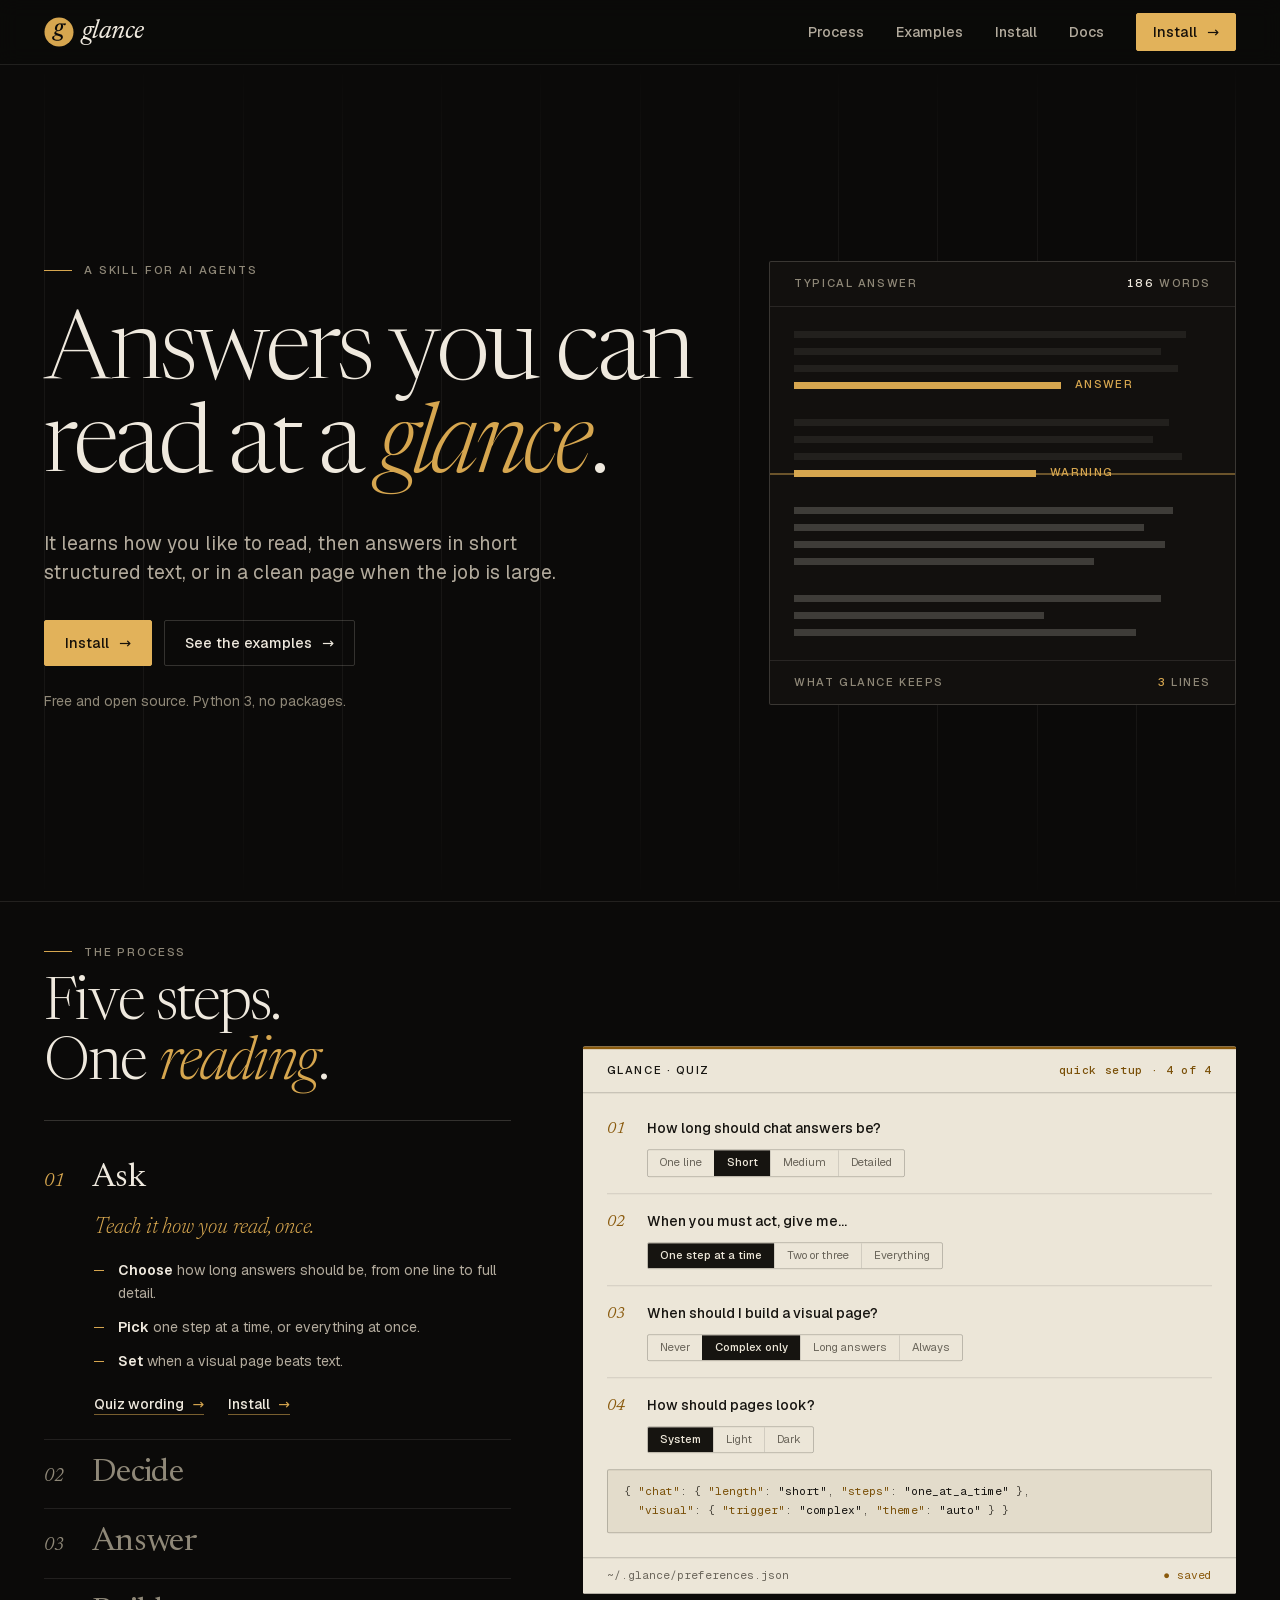
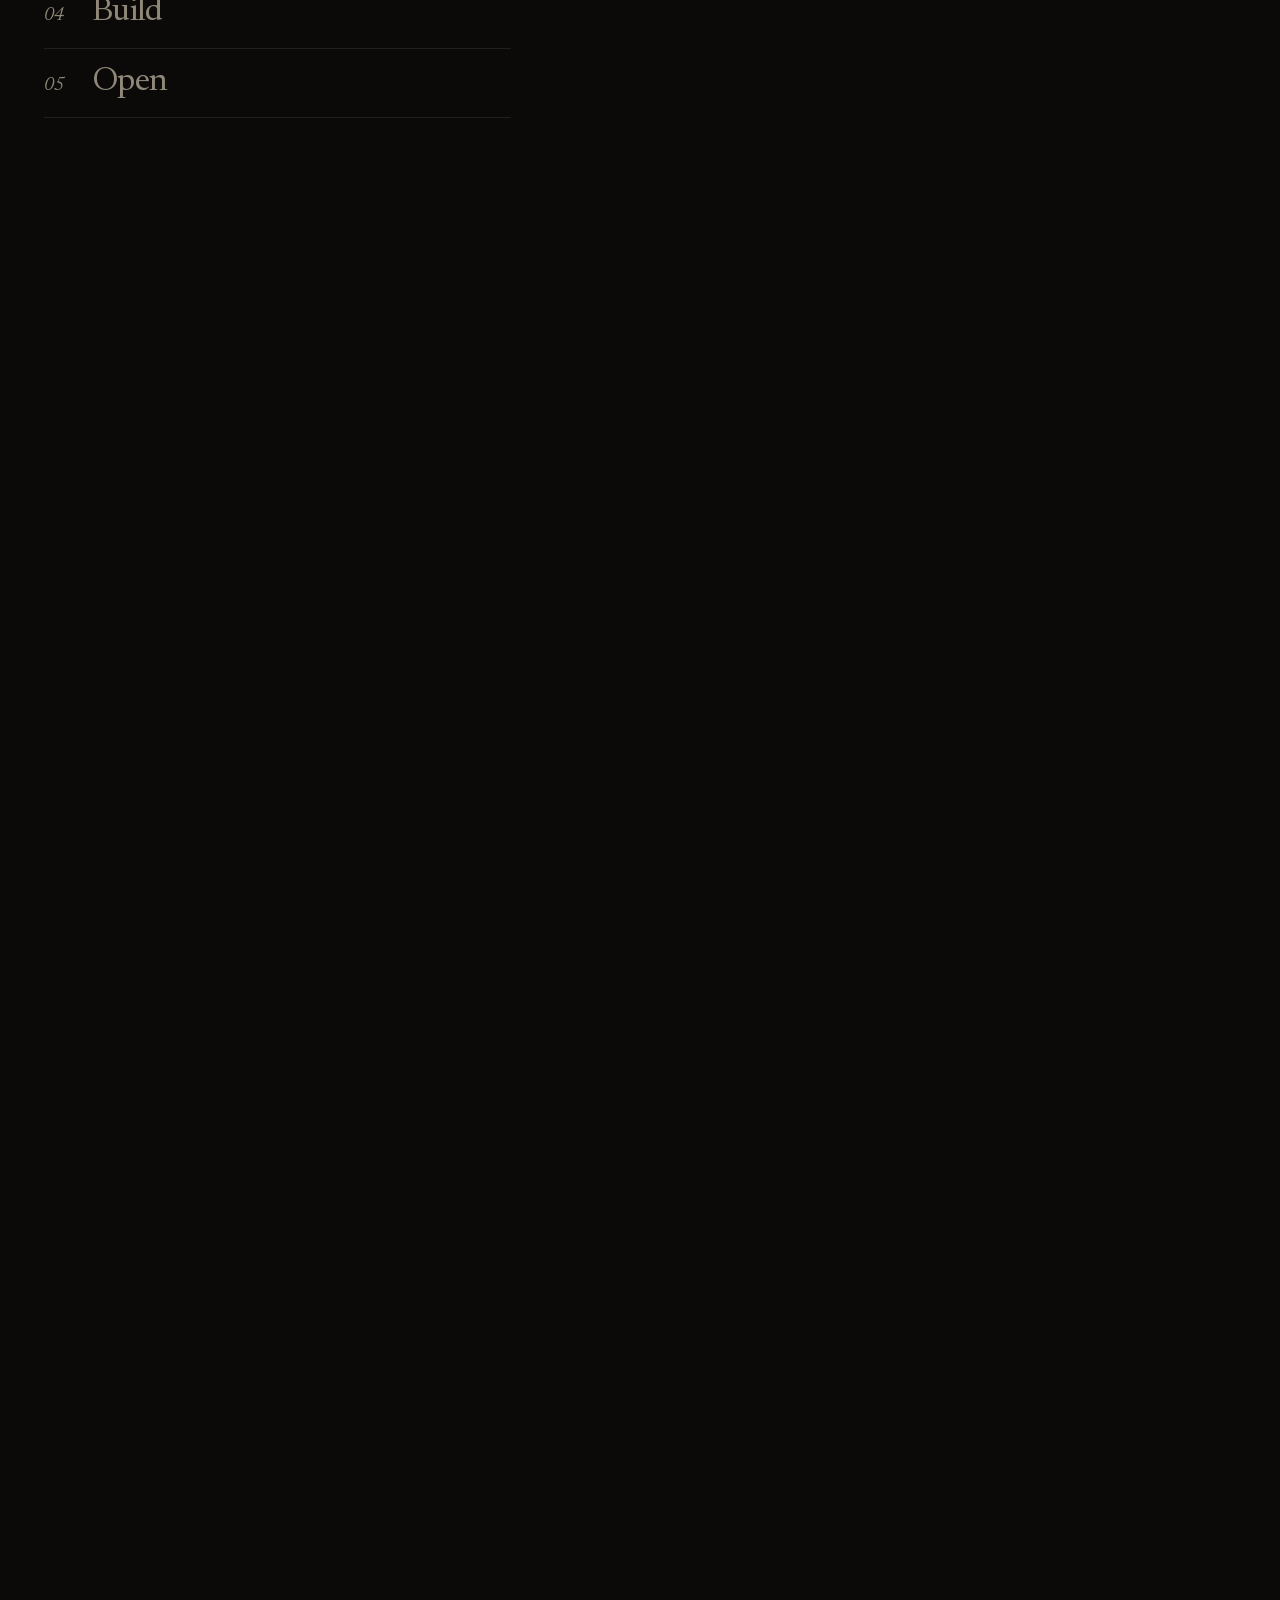
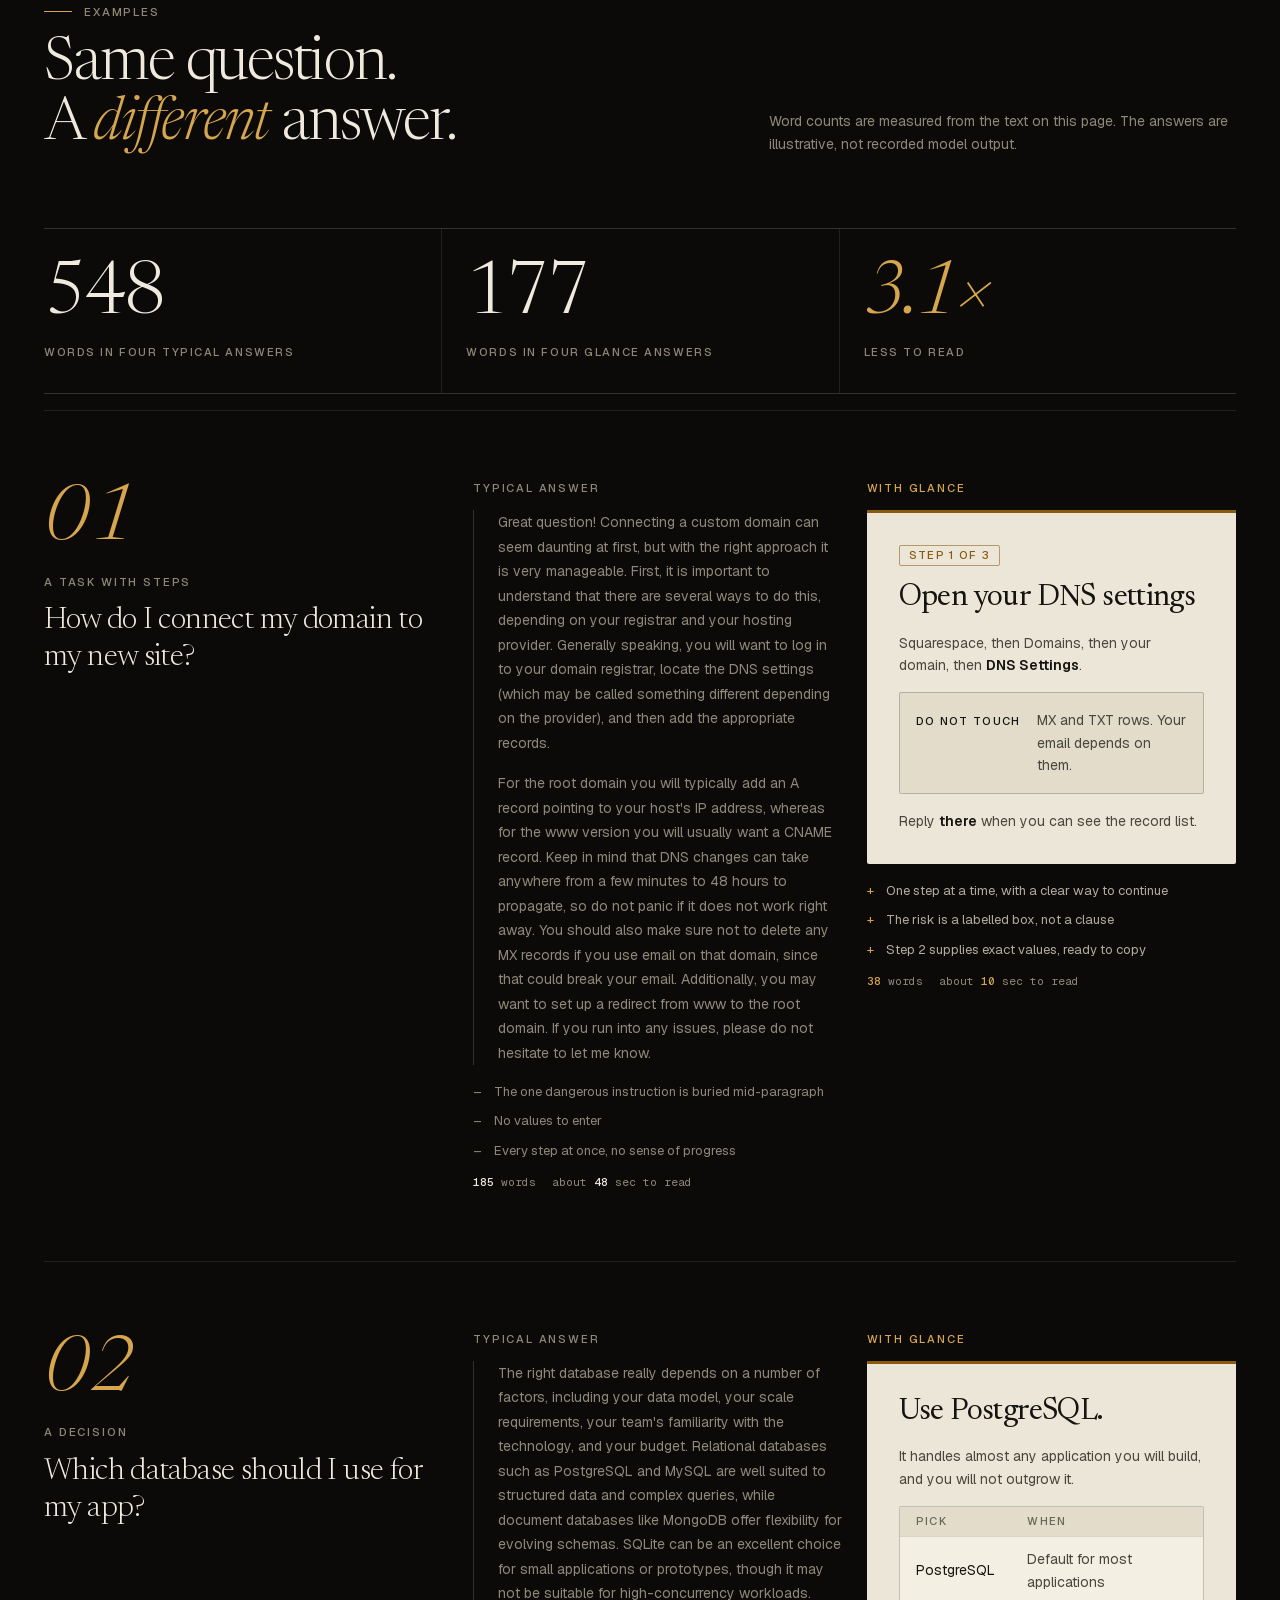
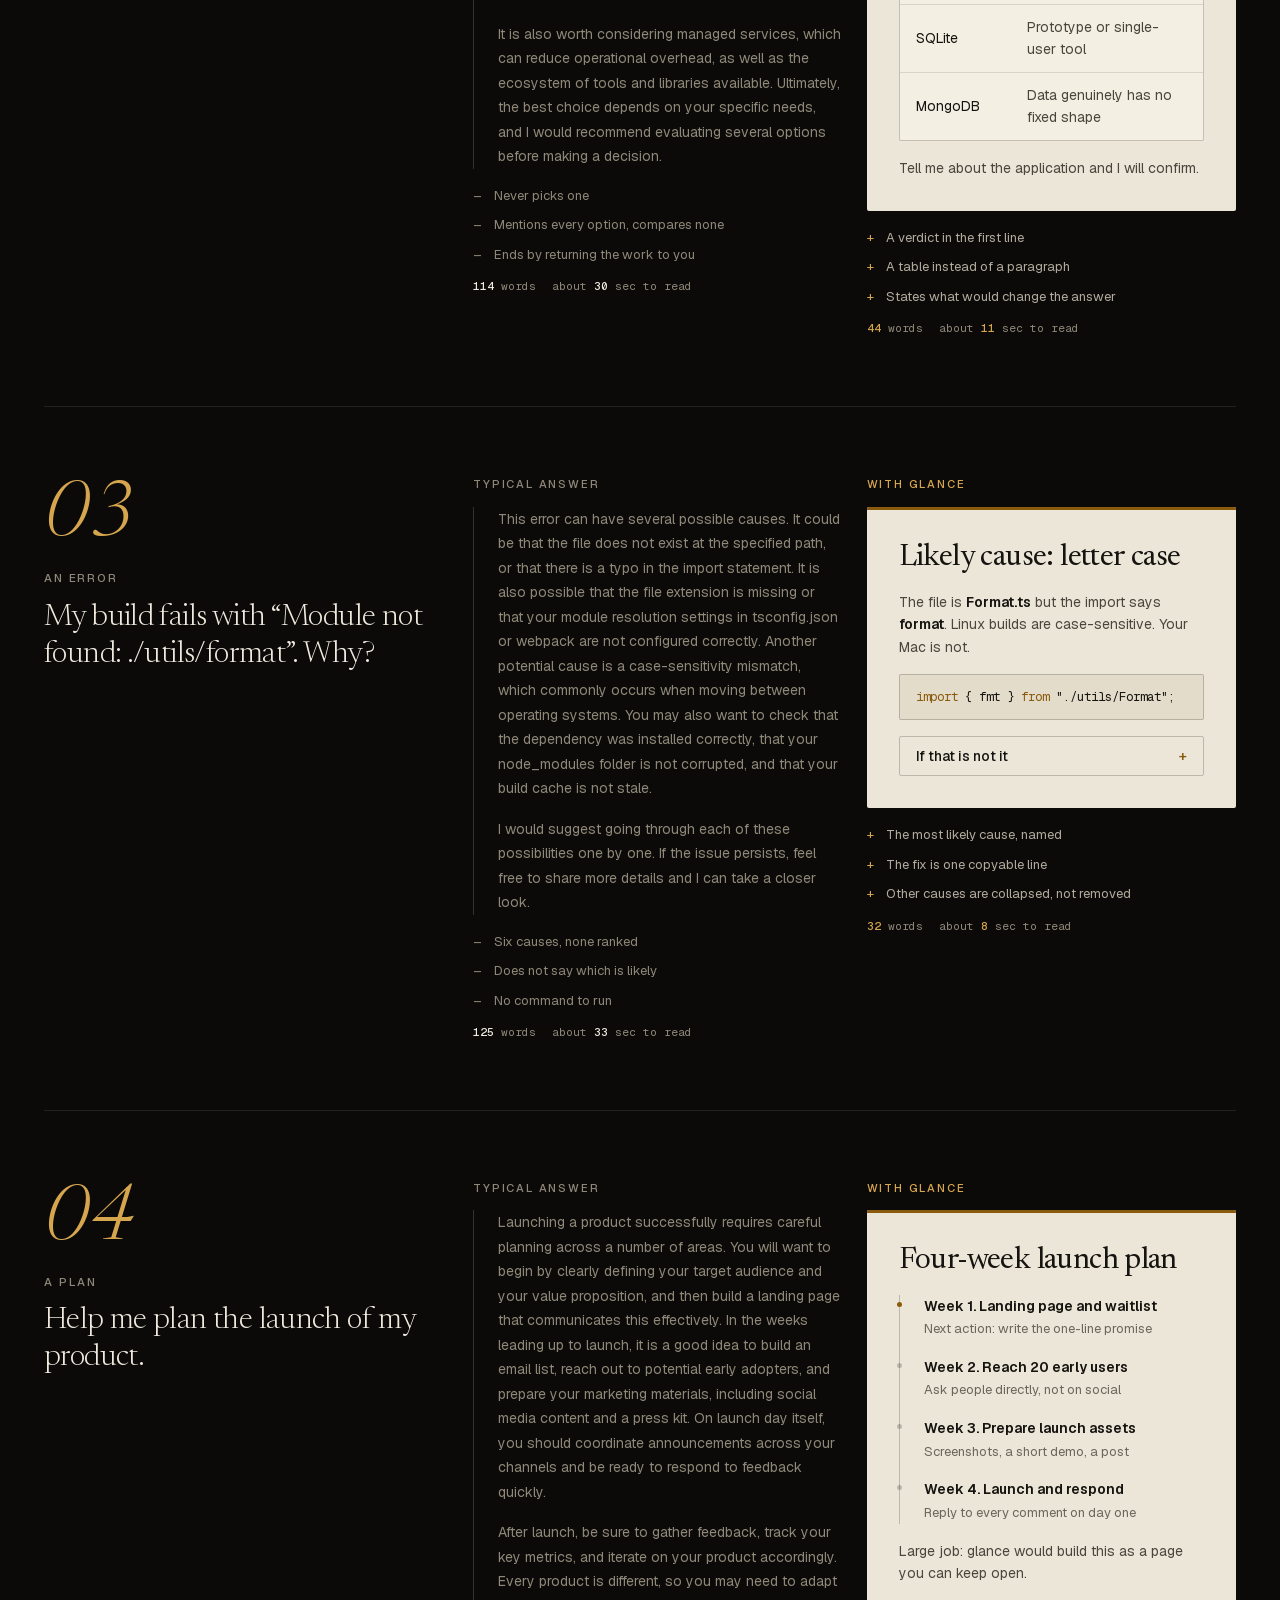
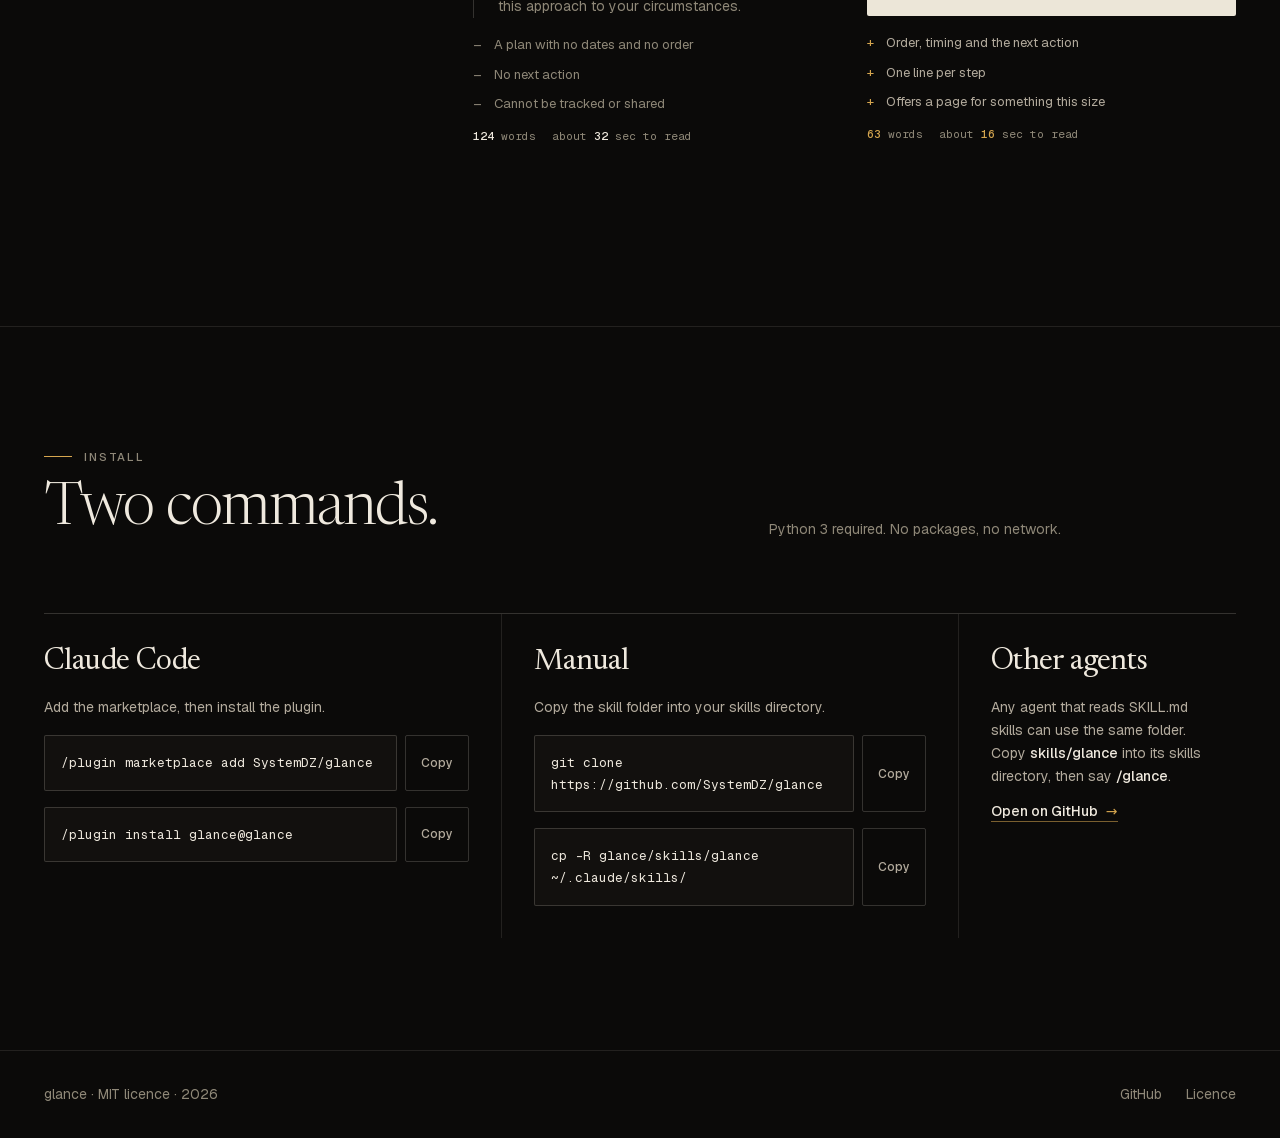
<file: docs/index.html>
<!doctype html>
<html lang="en">
<head>
<meta charset="utf-8">
<meta name="viewport" content="width=device-width, initial-scale=1">
<title>glance: answers you can read at a glance</title>
<meta name="description" content="A skill for AI agents that learns how you like to read, then answers in short structured text or a clean visual page.">
<meta name="color-scheme" content="dark">
<link rel="icon" href="favicon.svg?v=3" type="image/svg+xml">
<link rel="stylesheet" href="tokens.css?v=3">
<link rel="stylesheet" href="site.css?v=3">
</head>
<body>
<header class="top"><div class="top-in">
 <a class="mark" href="#top" aria-label="glance, home"><svg class="logo" viewBox="0 0 64 64" aria-hidden="true"><circle cx="32" cy="32" r="31" fill="#d6a64f"/><path d="M44.08 17.71Q43.54 17.71 43.1 17.45Q42.66 17.2 42.14 16.83Q41.62 16.47 40.9 16.11Q40.18 15.75 39.13 15.52Q38.07 15.29 36.53 15.32L36.14 13.88Q38.45 14.15 40.16 14.03Q41.86 13.91 43.15 13.71Q44.43 13.5 45.44 13.5Q46.04 13.5 46.36 13.78Q46.67 14.05 46.67 14.62Q46.67 15.2 46.44 15.75Q46.22 16.3 45.84 16.74Q45.46 17.18 45.01 17.44Q44.55 17.71 44.08 17.71ZM30.19 28.44Q31.14 28.44 32.04 27.92Q32.93 27.41 33.7 26.48Q34.47 25.56 35.04 24.34Q35.61 23.11 35.94 21.69Q36.26 20.28 36.26 18.76Q36.26 17.02 35.65 16.24Q35.05 15.46 33.87 15.46Q32.92 15.46 32.03 15.97Q31.13 16.49 30.36 17.42Q29.59 18.34 29.02 19.56Q28.45 20.79 28.13 22.21Q27.8 23.62 27.8 25.14Q27.8 26.88 28.41 27.67Q29.02 28.45 30.19 28.44ZM34.15 13.52Q36.37 13.52 37.83 14.33Q39.3 15.13 40.04 16.55Q40.78 17.96 40.78 19.83Q40.78 21.96 39.94 23.87Q39.1 25.78 37.61 27.24Q36.12 28.71 34.15 29.55Q32.18 30.38 29.91 30.38Q27.71 30.38 26.24 29.57Q24.76 28.77 24.02 27.34Q23.28 25.92 23.28 24.08Q23.28 21.94 24.12 20.03Q24.96 18.13 26.46 16.66Q27.95 15.19 29.91 14.36Q31.88 13.52 34.15 13.52ZM28.36 50.5Q25.62 50.5 23.55 50.1Q21.49 49.69 20.1 48.93Q18.72 48.16 18.02 47.07Q17.33 45.98 17.33 44.62Q17.33 43.04 18.33 41.84Q19.34 40.64 21.51 39.81Q23.67 38.99 27.19 38.55L29.17 38.25L29.82 39.08Q27.79 39.16 26.23 39.54Q24.66 39.91 23.59 40.54Q22.52 41.17 21.98 42.04Q21.43 42.91 21.43 43.98Q21.43 45.32 22.25 46.33Q23.07 47.35 24.74 47.92Q26.42 48.5 28.97 48.5Q31.38 48.5 32.95 47.92Q34.53 47.34 35.3 46.4Q36.08 45.45 36.08 44.35Q36.08 43.44 35.62 42.75Q35.16 42.06 34.17 41.51Q33.17 40.95 31.57 40.45Q29.98 39.95 27.72 39.4Q25.4 38.86 24.18 38.07Q22.96 37.29 22.52 36.37Q22.08 35.45 22.08 34.47Q22.08 33.14 22.86 32.13Q23.64 31.12 25.11 30.41Q26.58 29.7 28.62 29.33L29.5 29.94Q27.65 30.13 26.79 30.79Q25.93 31.45 25.93 32.28Q25.93 32.7 26.14 33.08Q26.36 33.45 26.95 33.83Q27.54 34.2 28.67 34.61Q29.8 35.02 31.61 35.51Q34.98 36.43 36.88 37.5Q38.78 38.58 39.55 39.86Q40.31 41.15 40.31 42.77Q40.31 44.45 39.52 45.87Q38.73 47.28 37.2 48.31Q35.66 49.35 33.44 49.92Q31.22 50.5 28.36 50.5Z" fill="#0b0a09"/></svg>glance</a>
 <nav class="nav" aria-label="Primary">
  <a href="#process">Process</a><a href="#examples">Examples</a><a href="#install">Install</a>
  <a href="https://github.com/SystemDZ/glance/blob/main/skills/glance/SKILL.md" target="_blank" rel="noopener">Docs</a>
  <a class="btn" href="#install">Install <span class="arr" aria-hidden="true">→</span></a>
 </nav>
</div></header>

<main id="top">
<section class="hero" aria-labelledby="hero-h">
 <div class="cols" aria-hidden="true"><div></div></div>
 <div class="hero-in">
  <div>
   <span class="eyebrow rise">A skill for AI agents</span>
   <h1 id="hero-h" class="rise d1">Answers you can read at a <em>glance</em>.</h1>
   <p class="lede rise d2">It learns how you like to read, then answers in short structured text, or in a clean page when the job is large.</p>
   <div class="hero-cta rise d3"><a class="btn primary" href="#install">Install <span class="arr" aria-hidden="true">→</span></a><a class="btn" href="#examples">See the examples <span class="arr" aria-hidden="true">→</span></a></div>
   <p class="fine rise d3">Free and open source. Python 3, no packages.</p>
  </div>
  <figure class="scan rise d2" id="scan" aria-label="A long answer reduced to the lines that matter">
   <div class="scan-bar"><span>Typical answer</span><span><b>186</b> words</span></div>
   <div class="scan-body"><div class="beam" id="beam"></div><i class="ln" style="--w:94%"></i><i class="ln" style="--w:88%"></i><i class="ln" style="--w:92%"></i><i class="ln key" style="--w:64%" data-label="Answer"></i><i class="ln gap"></i><i class="ln" style="--w:90%"></i><i class="ln" style="--w:86%"></i><i class="ln" style="--w:93%"></i><i class="ln key" style="--w:58%" data-label="Warning"></i><i class="ln gap"></i><i class="ln" style="--w:91%"></i><i class="ln" style="--w:84%"></i><i class="ln" style="--w:89%"></i><i class="ln" style="--w:72%"></i><i class="ln gap"></i><i class="ln" style="--w:88%"></i><i class="ln key" style="--w:60%" data-label="Next step"></i><i class="ln" style="--w:82%"></i></div>
   <div class="scan-bar"><span>What glance keeps</span><span class="kept"><b id="kept">3</b> lines</span></div>
  </figure>
 </div>
</section>

<section class="proc" id="process" aria-labelledby="proc-h">
 <div class="proc-sticky">
  <div class="proc-left">
   <div><span class="eyebrow">The process</span><h2 class="h2" id="proc-h">Five steps. One <em>reading</em>.</h2></div>
   <div class="prog" aria-hidden="true"><i></i></div>
   <ol class="stages">
    <li class="stage is-active" data-i="0">
     <button class="stage-head" type="button" aria-expanded="true"><span class="num">01</span><span class="name">Ask</span></button>
     <div class="stage-body"><div><div class="stage-inner"><p class="tagline">Teach it how you read, once.</p><ul class="bul"><li><b>Choose</b> how long answers should be, from one line to full detail.</li><li><b>Pick</b> one step at a time, or everything at once.</li><li><b>Set</b> when a visual page beats text.</li></ul><div class="links"><a class="link" href="https://github.com/SystemDZ/glance/blob/main/skills/glance/references/quiz.md" target="_blank" rel="noopener">Quiz wording <span class="arr" aria-hidden="true">→</span></a><a class="link" href="#install">Install <span class="arr" aria-hidden="true">→</span></a></div></div></div></div>
     <div class="sheet-wrap"><div class="sheet"><div class="app" aria-hidden="true">
 <div class="app-bar"><i></i><i></i><i></i><span>glance · quiz</span><em>quick setup · 4 of 4</em></div>
 <div class="app-body">
  <div class="qrow"><span class="n">01</span><div><p>How long should chat answers be?</p><div class="seg"><span class="">One line</span><span class="on">Short</span><span class="">Medium</span><span class="">Detailed</span></div></div></div>
  <div class="qrow"><span class="n">02</span><div><p>When you must act, give me…</p><div class="seg"><span class="on">One step at a time</span><span class="">Two or three</span><span class="">Everything</span></div></div></div>
  <div class="qrow"><span class="n">03</span><div><p>When should I build a visual page?</p><div class="seg"><span class="">Never</span><span class="on">Complex only</span><span class="">Long answers</span><span class="">Always</span></div></div></div>
  <div class="qrow"><span class="n">04</span><div><p>How should pages look?</p><div class="seg"><span class="on">System</span><span class="">Light</span><span class="">Dark</span></div></div></div>
  <pre class="json">{ <span class="k">"chat"</span>: { <span class="k">"length"</span>: <span class="s">"short"</span>, <span class="k">"steps"</span>: <span class="s">"one_at_a_time"</span> },
  <span class="k">"visual"</span>: { <span class="k">"trigger"</span>: <span class="s">"complex"</span>, <span class="k">"theme"</span>: <span class="s">"auto"</span> } }</pre>
 </div>
 <div class="app-foot"><span>~/.glance/preferences.json</span><span class="ok">● saved</span></div>
</div></div></div>
    </li>
    <li class="stage" data-i="1">
     <button class="stage-head" type="button" aria-expanded="false"><span class="num">02</span><span class="name">Decide</span></button>
     <div class="stage-body"><div><div class="stage-inner"><p class="tagline">Text or page, by a rule you can read.</p><ul class="bul"><li><b>Count</b> steps, options and values to copy in the answer.</li><li><b>Keep</b> yes/no answers and quick fixes as short text.</li><li><b>Escalate</b> anything with four steps or more to a page.</li></ul><div class="links"><a class="link" href="https://github.com/SystemDZ/glance/blob/main/skills/glance/SKILL.md" target="_blank" rel="noopener">The rubric <span class="arr" aria-hidden="true">→</span></a><a class="link" href="#examples">Examples <span class="arr" aria-hidden="true">→</span></a></div></div></div></div>
     <div class="sheet-wrap"><div class="sheet"><div class="app" aria-hidden="true">
 <div class="app-bar"><i></i><i></i><i></i><span>glance · rubric</span><em>domain-checklist</em></div>
 <div class="app-body">
  <span class="lbl">Signals found in this answer</span>
  <div class="tbl">
   <div class="tr h"><span>Signal</span><span style="text-align:right">Found</span><span>Weight</span><span style="text-align:right">Type</span></div>
   <div class="tr"><span class="name">Steps to perform (4+)</span><span class="num">5</span><span class="bar hi" style="--w:100%"><i></i></span><span class="num">strong</span></div>
   <div class="tr"><span class="name">Options to compare (3+)</span><span class="num">0</span><span class="bar " style="--w:0%"><i></i></span><span class="num">–</span></div>
   <div class="tr"><span class="name">Values to copy (4+)</span><span class="num">4</span><span class="bar hi" style="--w:80%"><i></i></span><span class="num">strong</span></div>
   <div class="tr"><span class="name">Output length (12+ lines)</span><span class="num">18</span><span class="bar " style="--w:60%"><i></i></span><span class="num">weak</span></div>
  </div>
  <div class="verdict"><b>Build a page</b><span>2 strong · 1 weak<br>rule: 1 strong, or 2 weak</span></div>
 </div>
 <div class="app-foot"><span>trigger: complex</span><span class="ok">● decided in 0.1 s</span></div>
</div></div></div>
    </li>
    <li class="stage" data-i="2">
     <button class="stage-head" type="button" aria-expanded="false"><span class="num">03</span><span class="name">Answer</span></button>
     <div class="stage-body"><div><div class="stage-inner"><p class="tagline">Short, structured, one step at a time.</p><ul class="bul"><li><b>Lead</b> with the verdict, never a preamble.</li><li><b>Show</b> values in tables and code, not inside sentences.</li><li><b>Wait</b> for “done” before sending the next step.</li></ul><div class="links"><a class="link" href="#examples">Typical vs glance <span class="arr" aria-hidden="true">→</span></a><a class="link" href="https://github.com/SystemDZ/glance/blob/main/skills/glance/SKILL.md" target="_blank" rel="noopener">SKILL.md <span class="arr" aria-hidden="true">→</span></a></div></div></div></div>
     <div class="sheet-wrap"><div class="sheet"><div class="app" aria-hidden="true">
 <div class="app-bar"><i></i><i></i><i></i><span>chat</span><em>style: short · one step at a time</em></div>
 <div class="app-body">
  <div class="msg user">How do I connect my domain to my new site?</div>
  <div class="msg bot">
   <span class="tag">Step 1 of 3</span>
   <h4>Open your DNS settings</h4>
   <span>Squarespace → Domains → your domain → <b style="color:var(--text);font-weight:600">DNS Settings</b>.</span>
   <div class="warn"><b>Do not touch</b><span>MX and TXT rows. Your email depends on them.</span></div>
   <span>Reply <b style="color:var(--text);font-weight:600">there</b> when you can see the record list.</span>
  </div>
  <div class="stats"><span><b>38</b> words</span><span>≈ <b>10</b> sec to read</span><span>vs <b>185</b> words typical</span></div>
 </div>
 <div class="app-foot"><span>answer first · values in tables · one question</span><span class="ok">● short</span></div>
</div></div></div>
    </li>
    <li class="stage" data-i="3">
     <button class="stage-head" type="button" aria-expanded="false"><span class="num">04</span><span class="name">Build</span></button>
     <div class="stage-body"><div><div class="stage-inner"><p class="tagline">A clean page from ten lines of HTML.</p><ul class="bul"><li><b>Write</b> only the body. The design system does the rest.</li><li><b>Copy</b> buttons, hands-off boxes, light and dark themes.</li><li><b>Stay</b> offline: no fonts or scripts from the web.</li></ul><div class="links"><a class="link" href="https://github.com/SystemDZ/glance/blob/main/skills/glance/references/components.md" target="_blank" rel="noopener">Components <span class="arr" aria-hidden="true">→</span></a><a class="link" href="https://github.com/SystemDZ/glance/tree/main/skills/glance" target="_blank" rel="noopener">Source <span class="arr" aria-hidden="true">→</span></a></div></div></div></div>
     <div class="sheet-wrap"><div class="sheet"><div class="app" aria-hidden="true">
 <div class="app-bar"><i></i><i></i><i></i><span>body.html → page</span><em>10 lines in, one page out</em></div>
 <div class="app-body">
  <div class="split">
   <pre class="code"><span>&lt;<b class="t" style="font-weight:400">header</b> <b class="a" style="font-weight:400">class</b>=<b class="v" style="font-weight:400">"hero"</b>&gt;</span><span>  &lt;<b class="t" style="font-weight:400">h1</b>&gt;Connect fellak.com&lt;/<b class="t" style="font-weight:400">h1</b>&gt;</span><span>&lt;/<b class="t" style="font-weight:400">header</b>&gt;</span><span>&lt;<b class="t" style="font-weight:400">ol</b> <b class="a" style="font-weight:400">class</b>=<b class="v" style="font-weight:400">"steps"</b>&gt;</span><span>  &lt;<b class="t" style="font-weight:400">li</b> <b class="a" style="font-weight:400">class</b>=<b class="v" style="font-weight:400">"step now"</b>&gt;</span><span>    &lt;<b class="t" style="font-weight:400">h3</b>&gt;Add two A records&lt;/<b class="t" style="font-weight:400">h3</b>&gt;</span><span>    …</span><span>  &lt;/<b class="t" style="font-weight:400">li</b>&gt;</span><span>&lt;/<b class="t" style="font-weight:400">ol</b>&gt;</span></pre>
   <div class="prev">
    <div class="segs"><i class="d"></i><i class="d"></i><i class="d"></i><i class="n"></i><i></i></div>
    <small>3 of 5 done · you are on step 4</small>
    <h5>Add two A records</h5>
    <div class="crow">216.198.79.1<span>Copy</span></div>
    <div class="crow">64.29.17.1<span>Copy</span></div>
   </div>
  </div>
  <span class="lbl">Design system included</span>
  <div class="tbl">
   <div class="tr h"><span>Block</span><span style="text-align:right">Count</span><span>Used</span><span style="text-align:right">Theme</span></div>
   <div class="tr"><span class="name">Steps, callouts, tables</span><span class="num">14</span><span class="bar hi" style="--w:85%"><i></i></span><span class="num">2</span></div>
   <div class="tr"><span class="name">Copy buttons</span><span class="num">2</span><span class="bar " style="--w:30%"><i></i></span><span class="num">2</span></div>
  </div>
 </div>
 <div class="app-foot"><span>offline · no fonts or scripts from the web</span><span class="ok">● built</span></div>
</div></div></div>
    </li>
    <li class="stage" data-i="4">
     <button class="stage-head" type="button" aria-expanded="false"><span class="num">05</span><span class="name">Open</span></button>
     <div class="stage-body"><div><div class="stage-inner"><p class="tagline">Opens in your browser. Link in chat.</p><ul class="bul"><li><b>Open</b> the page in your default browser, straight away.</li><li><b>Print</b> the link, so you can reopen or share the file.</li><li><b>Prune</b> old pages with one command.</li></ul><div class="links"><a class="link" href="#install">Install <span class="arr" aria-hidden="true">→</span></a><a class="link" href="https://github.com/SystemDZ/glance" target="_blank" rel="noopener">GitHub <span class="arr" aria-hidden="true">→</span></a></div></div></div></div>
     <div class="sheet-wrap"><div class="sheet"><div class="app" aria-hidden="true">
 <div class="app-bar"><i></i><i></i><i></i><span>browser</span><em>opened automatically</em></div>
 <div class="app-body">
  <div class="url"><i></i>file:///Users/you/.glance/pages/20261018-domain-checklist.html</div>
  <span class="lbl">Words per answer</span>
  <div class="lolli">
   <div class="lrow"><span>Domain</span><span class="track" style="--a:92.5;--b:19"><i class="seg-line"></i><i class="d a"></i><i class="d b"></i></span><em>185 → 38</em></div>
   <div class="lrow"><span>Database</span><span class="track" style="--a:56.5;--b:20.5"><i class="seg-line"></i><i class="d a"></i><i class="d b"></i></span><em>113 → 41</em></div>
   <div class="lrow"><span>Build error</span><span class="track" style="--a:59.5;--b:21"><i class="seg-line"></i><i class="d a"></i><i class="d b"></i></span><em>119 → 42</em></div>
   <div class="lrow"><span>Launch plan</span><span class="track" style="--a:61;--b:35.5"><i class="seg-line"></i><i class="d a"></i><i class="d b"></i></span><em>122 → 71</em></div>
   <div class="legend"><span><i class="a"></i>typical answer</span><span><i class="b"></i>with glance</span></div>
  </div>
  <div class="tbl">
   <div class="tr h"><span>Reading time</span><span style="text-align:right">Typical</span><span>Time saved</span><span style="text-align:right">glance</span></div>
   <div class="tr"><span class="name">Domain</span><span class="num">48 s</span><span class="bar hi" style="--w:79%"><i></i></span><span class="num">10 s</span></div>
   <div class="tr"><span class="name">Database</span><span class="num">29 s</span><span class="bar hi" style="--w:62%"><i></i></span><span class="num">11 s</span></div>
   <div class="tr"><span class="name">Build error</span><span class="num">31 s</span><span class="bar hi" style="--w:65%"><i></i></span><span class="num">11 s</span></div>
   <div class="tr"><span class="name">Launch plan</span><span class="num">32 s</span><span class="bar hi" style="--w:41%"><i></i></span><span class="num">19 s</span></div>
  </div>
 </div>
 <div class="app-foot"><span>LINK: file:///…/domain-checklist.html</span><span class="ok">● opened</span></div>
</div></div></div>
    </li>
   </ol>
  </div>
 </div>
</section>

<section class="sec" id="examples" aria-labelledby="ex-h"><div class="sec-in">
 <div class="sec-head reveal"><div><span class="eyebrow">Examples</span><h2 class="h2" id="ex-h">Same question. A <em>different</em> answer.</h2></div><p class="note">Word counts are measured from the text on this page. The answers are illustrative, not recorded model output.</p></div>
 <div class="metrics reveal">
  <div class="metric"><b id="m-bad">&ndash;</b><span>Words in four typical answers</span></div>
  <div class="metric"><b id="m-good">&ndash;</b><span>Words in four glance answers</span></div>
  <div class="metric hi"><b id="m-ratio">&ndash;</b><span>Less to read</span></div>
 </div>
  <article class="example reveal">
   <div class="ex-head"><span class="ex-n">01</span><span class="ex-kind">A task with steps</span><h3 class="ex-q">How do I connect my domain to my new site?</h3></div>
   <div class="vs">
    <div class="pane typical"><span class="pane-label">Typical answer</span><div class="typical-text measure"><p>Great question! Connecting a custom domain can seem daunting at first, but with the right approach it is very manageable. First, it is important to understand that there are several ways to do this, depending on your registrar and your hosting provider. Generally speaking, you will want to log in to your domain registrar, locate the DNS settings (which may be called something different depending on the provider), and then add the appropriate records.</p><p>For the root domain you will typically add an A record pointing to your host's IP address, whereas for the www version you will usually want a CNAME record. Keep in mind that DNS changes can take anywhere from a few minutes to 48 hours to propagate, so do not panic if it does not work right away. You should also make sure not to delete any MX records if you use email on that domain, since that could break your email. Additionally, you may want to set up a redirect from www to the root domain. If you run into any issues, please do not hesitate to let me know.</p></div><ul class="notes"><li>The one dangerous instruction is buried mid-paragraph</li><li>No values to enter</li><li>Every step at once, no sense of progress</li></ul><div class="meter"></div></div>
    <div class="pane glance"><span class="pane-label">With glance</span><div class="sheet card measure"><div class="inner"><span class="g-tag">Step 1 of 3</span><h3 class="g-title">Open your DNS settings</h3><p>Squarespace, then Domains, then your domain, then <b>DNS Settings</b>.</p><div class="g-warn"><span>Do not touch</span><span>MX and TXT rows. Your email depends on them.</span></div><p>Reply <b>there</b> when you can see the record list.</p></div></div><ul class="notes"><li>One step at a time, with a clear way to continue</li><li>The risk is a labelled box, not a clause</li><li>Step 2 supplies exact values, ready to copy</li></ul><div class="meter"></div></div>
   </div>
  </article>
  <article class="example reveal">
   <div class="ex-head"><span class="ex-n">02</span><span class="ex-kind">A decision</span><h3 class="ex-q">Which database should I use for my app?</h3></div>
   <div class="vs">
    <div class="pane typical"><span class="pane-label">Typical answer</span><div class="typical-text measure"><p>The right database really depends on a number of factors, including your data model, your scale requirements, your team's familiarity with the technology, and your budget. Relational databases such as PostgreSQL and MySQL are well suited to structured data and complex queries, while document databases like MongoDB offer flexibility for evolving schemas. SQLite can be an excellent choice for small applications or prototypes, though it may not be suitable for high-concurrency workloads.</p><p>It is also worth considering managed services, which can reduce operational overhead, as well as the ecosystem of tools and libraries available. Ultimately, the best choice depends on your specific needs, and I would recommend evaluating several options before making a decision.</p></div><ul class="notes"><li>Never picks one</li><li>Mentions every option, compares none</li><li>Ends by returning the work to you</li></ul><div class="meter"></div></div>
    <div class="pane glance"><span class="pane-label">With glance</span><div class="sheet card measure"><div class="inner"><h3 class="g-title">Use PostgreSQL.</h3><p>It handles almost any application you will build, and you will not outgrow it.</p><div class="tbl"><div class="tr h" style="grid-template-columns:1fr 1.6fr"><span>Pick</span><span>When</span></div><div class="tr" style="grid-template-columns:1fr 1.6fr"><span class="name">PostgreSQL</span><span>Default for most applications</span></div><div class="tr" style="grid-template-columns:1fr 1.6fr"><span class="name">SQLite</span><span>Prototype or single-user tool</span></div><div class="tr" style="grid-template-columns:1fr 1.6fr"><span class="name">MongoDB</span><span>Data genuinely has no fixed shape</span></div></div><p>Tell me about the application and I will confirm.</p></div></div><ul class="notes"><li>A verdict in the first line</li><li>A table instead of a paragraph</li><li>States what would change the answer</li></ul><div class="meter"></div></div>
   </div>
  </article>
  <article class="example reveal">
   <div class="ex-head"><span class="ex-n">03</span><span class="ex-kind">An error</span><h3 class="ex-q">My build fails with “Module not found: ./utils/format”. Why?</h3></div>
   <div class="vs">
    <div class="pane typical"><span class="pane-label">Typical answer</span><div class="typical-text measure"><p>This error can have several possible causes. It could be that the file does not exist at the specified path, or that there is a typo in the import statement. It is also possible that the file extension is missing or that your module resolution settings in tsconfig.json or webpack are not configured correctly. Another potential cause is a case-sensitivity mismatch, which commonly occurs when moving between operating systems. You may also want to check that the dependency was installed correctly, that your node_modules folder is not corrupted, and that your build cache is not stale.</p><p>I would suggest going through each of these possibilities one by one. If the issue persists, feel free to share more details and I can take a closer look.</p></div><ul class="notes"><li>Six causes, none ranked</li><li>Does not say which is likely</li><li>No command to run</li></ul><div class="meter"></div></div>
    <div class="pane glance"><span class="pane-label">With glance</span><div class="sheet card measure"><div class="inner"><h3 class="g-title">Likely cause: letter case</h3><p>The file is <b>Format.ts</b> but the import says <b>format</b>. Linux builds are case-sensitive. Your Mac is not.</p><pre class="g-code"><span class="k">import</span> { fmt } <span class="k">from</span> "./utils/Format";</pre><details class="g-more"><summary>If that is not it</summary><div>Check the path, the tsconfig paths setting, and clear the build cache.</div></details></div></div><ul class="notes"><li>The most likely cause, named</li><li>The fix is one copyable line</li><li>Other causes are collapsed, not removed</li></ul><div class="meter"></div></div>
   </div>
  </article>
  <article class="example reveal">
   <div class="ex-head"><span class="ex-n">04</span><span class="ex-kind">A plan</span><h3 class="ex-q">Help me plan the launch of my product.</h3></div>
   <div class="vs">
    <div class="pane typical"><span class="pane-label">Typical answer</span><div class="typical-text measure"><p>Launching a product successfully requires careful planning across a number of areas. You will want to begin by clearly defining your target audience and your value proposition, and then build a landing page that communicates this effectively. In the weeks leading up to launch, it is a good idea to build an email list, reach out to potential early adopters, and prepare your marketing materials, including social media content and a press kit. On launch day itself, you should coordinate announcements across your channels and be ready to respond to feedback quickly.</p><p>After launch, be sure to gather feedback, track your key metrics, and iterate on your product accordingly. Every product is different, so you may need to adapt this approach to your circumstances.</p></div><ul class="notes"><li>A plan with no dates and no order</li><li>No next action</li><li>Cannot be tracked or shared</li></ul><div class="meter"></div></div>
    <div class="pane glance"><span class="pane-label">With glance</span><div class="sheet card measure"><div class="inner"><h3 class="g-title">Four-week launch plan</h3><ul class="g-time"><li class="now"><b>Week 1. Landing page and waitlist</b><span>Next action: write the one-line promise</span></li><li><b>Week 2. Reach 20 early users</b><span>Ask people directly, not on social</span></li><li><b>Week 3. Prepare launch assets</b><span>Screenshots, a short demo, a post</span></li><li><b>Week 4. Launch and respond</b><span>Reply to every comment on day one</span></li></ul><p>Large job: glance would build this as a page you can keep open.</p></div></div><ul class="notes"><li>Order, timing and the next action</li><li>One line per step</li><li>Offers a page for something this size</li></ul><div class="meter"></div></div>
   </div>
  </article>
</div></section>

<section class="sec" id="install" aria-labelledby="in-h"><div class="sec-in">
 <div class="sec-head reveal"><div><span class="eyebrow">Install</span><h2 class="h2" id="in-h">Two commands.</h2></div><p class="note">Python 3 required. No packages, no network.</p></div>
 <div class="inst reveal">
  <div><h3>Claude Code</h3><p>Add the marketplace, then install the plugin.</p>
   <div class="cmd"><pre>/plugin marketplace add SystemDZ/glance</pre><button class="copy" type="button" data-copy="/plugin marketplace add SystemDZ/glance">Copy</button></div>
   <div class="cmd"><pre>/plugin install glance@glance</pre><button class="copy" type="button" data-copy="/plugin install glance@glance">Copy</button></div></div>
  <div><h3>Manual</h3><p>Copy the skill folder into your skills directory.</p>
   <div class="cmd"><pre>git clone https://github.com/SystemDZ/glance</pre><button class="copy" type="button" data-copy="git clone https://github.com/SystemDZ/glance">Copy</button></div>
   <div class="cmd"><pre>cp -R glance/skills/glance ~/.claude/skills/</pre><button class="copy" type="button" data-copy="cp -R glance/skills/glance ~/.claude/skills/">Copy</button></div></div>
  <div><h3>Other agents</h3><p>Any agent that reads SKILL.md skills can use the same folder. Copy <b style="color:var(--text);font-weight:500">skills/glance</b> into its skills directory, then say <b style="color:var(--text);font-weight:500">/glance</b>.</p>
   <a class="link" href="https://github.com/SystemDZ/glance" target="_blank" rel="noopener" style="justify-self:start">Open on GitHub <span class="arr" aria-hidden="true">→</span></a></div>
 </div>
</div></section>
</main>

<footer class="sec" style="border-bottom:0"><div class="foot-in"><span>glance &middot; MIT licence &middot; 2026</span><nav aria-label="Footer"><a href="https://github.com/SystemDZ/glance" target="_blank" rel="noopener">GitHub</a><a href="https://github.com/SystemDZ/glance/blob/main/LICENSE" target="_blank" rel="noopener">Licence</a></nav></div></footer>

<script>
(function () {
  var reduce = matchMedia("(prefers-reduced-motion: reduce)").matches;

  /* ---- the scan: a beam passes down a wall of text and keeps three lines ---- */
  (function () {
    var body = document.querySelector(".scan-body"); if (!body) return;
    var beam = document.getElementById("beam");
    var lines = [].slice.call(body.querySelectorAll(".ln"));
    function isGap(l) { return l.classList.contains("gap"); }
    function final() {
      lines.forEach(function (l) { if (isGap(l)) return; l.classList.add(l.classList.contains("key") ? "hit" : "done"); });
      beam.classList.remove("on");
    }
    if (reduce) { final(); return; }
    var i = 0, timer = 0;
    function reset() { lines.forEach(function (l) { l.classList.remove("hit", "done"); }); beam.classList.remove("on"); beam.style.transform = "translateY(0)"; i = 0; }
    function step() {
      if (i >= lines.length) {
        beam.classList.remove("on");
        timer = setTimeout(function () { reset(); timer = setTimeout(step, 1000); }, 3600);
        return;
      }
      var l = lines[i];
      beam.classList.add("on");
      beam.style.transform = "translateY(" + (l.offsetTop + l.offsetHeight / 2) + "px)";
      if (!isGap(l)) l.classList.add(l.classList.contains("key") ? "hit" : "done");
      i++;
      timer = setTimeout(step, isGap(l) ? 70 : 190);
    }
    timer = setTimeout(step, 1100);
  })();

  /* ---- process: scroll position chooses the stage ---- */
  (function () {
    var proc = document.getElementById("process"); if (!proc) return;
    var stages = [].slice.call(proc.querySelectorAll(".stage"));
    var prog = proc.querySelector(".prog i");
    var N = stages.length, HEADER = 64, active = -1;
    var wide = matchMedia("(min-width: 961px)");
    function setActive(idx) {
      if (idx === active) return; active = idx;
      stages.forEach(function (s, i) {
        s.classList.toggle("is-active", i === idx);
        s.classList.toggle("is-past", i < idx);
        s.querySelector(".stage-head").setAttribute("aria-expanded", i === idx ? "true" : "false");
      });
    }
    function total() { return Math.max(1, proc.offsetHeight - (innerHeight - HEADER)); }
    function update() {
      if (!wide.matches) return;
      var y = Math.min(Math.max(-(proc.getBoundingClientRect().top - HEADER), 0), total());
      var p = (y / total()) * (N - 1);
      prog.style.setProperty("--p", p / (N - 1));
      prog.parentNode.style.setProperty("--p", p / (N - 1));
      setActive(Math.min(N - 1, Math.max(0, Math.round(p))));
    }
    stages.forEach(function (s, i) {
      s.querySelector(".stage-head").addEventListener("click", function () {
        if (!wide.matches) return;
        var top = scrollY + proc.getBoundingClientRect().top - HEADER + (i / (N - 1)) * total() + 2;
        scrollTo({ top: top, behavior: reduce ? "auto" : "smooth" });
      });
    });
    addEventListener("scroll", update, { passive: true });
    addEventListener("resize", update);
    wide.addEventListener("change", update);
    update();
  })();

  /* ---- copy buttons ---- */
  document.querySelectorAll("[data-copy]").forEach(function (b) {
    b.addEventListener("click", function () {
      var t = b.getAttribute("data-copy"), label = b.textContent;
      function ok() { b.textContent = "Copied"; setTimeout(function () { b.textContent = label; }, 1400); }
      function fb() { var p = b.parentNode.querySelector("pre"), r = document.createRange(); r.selectNodeContents(p); var s = getSelection(); s.removeAllRanges(); s.addRange(r); b.textContent = "Press Ctrl/Cmd+C"; }
      if (navigator.clipboard && navigator.clipboard.writeText) navigator.clipboard.writeText(t).then(ok, fb); else fb();
    });
  });

  /* ---- live word counts, measured from the page text ---- */
  var tb = 0, tg = 0;
  document.querySelectorAll(".pane").forEach(function (pane) {
    var m = pane.querySelector(".measure"), meter = pane.querySelector(".meter"); if (!m || !meter) return;
    var w = (m.innerText || m.textContent).trim().split(/\s+/).length, s = Math.max(2, Math.round(w / 230 * 60));
    if (pane.classList.contains("typical")) tb += w; else tg += w;
    meter.innerHTML = "<span><b>" + w + "</b> words</span><span>about <b>" + s + "</b> sec to read</span>";
  });
  function set(id, v) { var el = document.getElementById(id); if (el) el.textContent = v; }
  set("m-bad", tb); set("m-good", tg); set("m-ratio", (Math.round(tb / Math.max(tg, 1) * 10) / 10) + "×");

  /* ---- reveal on scroll ---- */
  var els = document.querySelectorAll(".reveal");
  if ("IntersectionObserver" in window && !reduce) {
    var io = new IntersectionObserver(function (es) { es.forEach(function (e) { if (e.isIntersecting) { e.target.classList.add("in"); io.unobserve(e.target); } }); }, { threshold: 0.1 });
    els.forEach(function (el) { io.observe(el); });
  } else { els.forEach(function (el) { el.classList.add("in"); }); }
})();

</script>
</body>
</html>
</file>
<file: docs/tokens.css>
/* glance · tokens v2 · "Editorial instrument"
   Warm graphite and bone. One brass accent. Serif for voice, sans for interface.
   Square corners, 1px rules, no glows, no blur. Depth comes from contrast between dark site and light sheet. */

@font-face { font-family: "Newsreader"; src: url("fonts/newsreader-latin.woff2") format("woff2"); font-weight: 300 500; font-style: normal; font-display: swap; }
@font-face { font-family: "Newsreader"; src: url("fonts/newsreader-italic-latin.woff2") format("woff2"); font-weight: 300 500; font-style: italic; font-display: swap; }
@font-face { font-family: "Geist"; src: url("fonts/geist-latin.woff2") format("woff2"); font-weight: 100 900; font-style: normal; font-display: swap; }
@font-face { font-family: "Geist Mono"; src: url("fonts/geist-mono-latin.woff2") format("woff2"); font-weight: 100 900; font-style: normal; font-display: swap; }

:root {
  /* surfaces */
  --bg: #0b0a09; --bg-raised: #12100e; --surface: #161411;
  /* text (AA on --bg) */
  --text: #efe9de; --text-2: #b3ab9d; --text-3: #8f8878;
  /* accent: brass */
  --accent: #d6a64f; --accent-2: #b98a35; --accent-fill: #e2b25a; --accent-ink: #17110a;
  --accent-dim: rgba(214, 166, 79, .12); --accent-line: rgba(214, 166, 79, .55);
  /* rules */
  --line: rgba(239, 233, 222, .10); --line-2: rgba(239, 233, 222, .18);

  /* type */
  --serif: "Newsreader", "Iowan Old Style", Georgia, serif;
  --sans: "Geist", ui-sans-serif, system-ui, -apple-system, "Segoe UI", sans-serif;
  --mono: "Geist Mono", ui-monospace, "SF Mono", Menlo, monospace;
  --fs-hero: clamp(3.1rem, 7.4vw, 7rem);
  --fs-h2: clamp(2.3rem, 4.6vw, 4rem);
  --fs-stage: clamp(1.7rem, 2.6vw, 2.4rem);
  --fs-lede: clamp(1.1rem, 1.5vw, 1.3rem);
  --fs-body: 1rem; --fs-small: .875rem; --fs-label: .72rem; --fs-micro: .7rem;
  --w-display: 300;

  /* spacing (4px base) */
  --s-1: 4px; --s-2: 8px; --s-3: 12px; --s-4: 16px; --s-5: 24px; --s-6: 32px; --s-7: 48px; --s-8: 72px; --s-9: 112px; --s-10: 160px;
  /* radius: square */
  --r: 2px;
  /* motion */
  --ease: cubic-bezier(.2, .7, .2, 1); --t-1: 180ms; --t-2: 300ms; --t-3: 500ms;
  --wrap: 1240px;
  color-scheme: dark;
}
@media (prefers-reduced-motion: reduce) { :root { --t-1: 0ms; --t-2: 0ms; --t-3: 0ms; } }

/* The light "sheet": a printed page set into the dark site. Re-maps the same tokens. */
.sheet {
  --bg: #ece6d8; --bg-raised: #e3dccb; --surface: #f4efe3;
  --text: #161410; --text-2: #4a463d; --text-3: #6b665b;
  --accent: #8a5a0d; --accent-2: #7a5008; --accent-fill: #8a5a0d; --accent-ink: #f4efe3;
  --accent-dim: rgba(138, 90, 13, .10); --accent-line: rgba(138, 90, 13, .55);
  --line: rgba(22, 20, 16, .12); --line-2: rgba(22, 20, 16, .22);
  color-scheme: light;
}
</file>
<file: docs/site.css>
/* glance · site v2 · uses tokens.css only */
*, *::before, *::after { box-sizing: border-box; }
html { -webkit-text-size-adjust: 100%; scroll-behavior: smooth; }
body { margin: 0; background: var(--bg); color: var(--text-2); font: 400 var(--fs-body)/1.65 var(--sans); -webkit-font-smoothing: antialiased; }
h1, h2, h3, h4, h5, p, ul, ol, figure { margin: 0; }
a { color: inherit; text-decoration: none; }
section[id] { scroll-margin-top: 80px; }
:focus-visible { outline: 2px solid var(--accent); outline-offset: 3px; }
.sr-only { position: absolute; width: 1px; height: 1px; overflow: hidden; clip: rect(0 0 0 0); white-space: nowrap; }
.wrap { max-width: var(--wrap); margin: 0 auto; padding-inline: var(--s-5); }
.eyebrow { display: inline-flex; align-items: center; gap: var(--s-3); font: 500 var(--fs-label)/1 var(--sans); letter-spacing: .16em; text-transform: uppercase; color: var(--text-3); }
.eyebrow::before { content: ""; width: 28px; height: 1px; background: var(--accent); }

/* ---- buttons and links ---- */
.btn { display: inline-flex; align-items: center; gap: 10px; height: 46px; padding: 0 20px; border: 1px solid var(--line-2); border-radius: var(--r); background: transparent; color: var(--text); font: 500 .9rem/1 var(--sans); transition: background var(--t-1) var(--ease), border-color var(--t-1) var(--ease), color var(--t-1) var(--ease); cursor: pointer; }
.btn:hover { border-color: var(--text); }
.btn .arr { transition: transform var(--t-1) var(--ease); }
.btn:hover .arr { transform: translateX(4px); }
.btn.primary { background: var(--accent-fill); border-color: var(--accent-fill); color: var(--accent-ink); }
.btn.primary:hover { background: #ecc272; border-color: #ecc272; }
.link { display: inline-flex; gap: 8px; align-items: center; padding-bottom: 3px; border-bottom: 1px solid var(--accent-line); color: var(--text); font: 500 .875rem/1 var(--sans); transition: border-color var(--t-1) var(--ease); }
.link:hover { border-color: var(--accent); }
.link .arr { color: var(--accent); transition: transform var(--t-1) var(--ease); }
.link:hover .arr { transform: translateX(3px); }

/* ---- header ---- */
.top { position: sticky; top: 0; z-index: 50; background: rgba(11, 10, 9, .9); -webkit-backdrop-filter: blur(10px); backdrop-filter: blur(10px); border-bottom: 1px solid var(--line); }
.top-in { max-width: var(--wrap); margin: 0 auto; height: 64px; padding: 0 var(--s-5); display: flex; align-items: center; justify-content: space-between; gap: var(--s-5); }
.mark { display: inline-flex; align-items: center; gap: 8px; font: italic 400 1.7rem/1 var(--serif); letter-spacing: -.02em; color: var(--text); }
.mark .logo { width: 30px; height: 30px; flex: none; }
.nav { display: flex; align-items: center; gap: var(--s-6); font: 500 .875rem/1 var(--sans); }
.nav a { color: var(--text-2); padding: var(--s-2) 0; background: linear-gradient(var(--accent), var(--accent)) 0 100% / 0 1px no-repeat; transition: color var(--t-1), background-size var(--t-2) var(--ease); }
.nav a:hover { color: var(--text); background-size: 100% 1px; }
.nav .btn { height: 38px; padding: 0 16px; background: var(--accent-fill); color: var(--accent-ink); border-color: var(--accent-fill); }
.nav .btn:hover { background: #ecc272; color: var(--accent-ink); }

/* ---- hero ---- */
.hero { position: relative; border-bottom: 1px solid var(--line); overflow: hidden; }
.cols { position: absolute; inset: 0; pointer-events: none; }
.cols div { position: absolute; left: 50%; top: 0; bottom: 0; width: min(var(--wrap), 100%); transform: translateX(-50%); padding-inline: var(--s-5); }
.cols div::before { content: ""; position: absolute; inset: 0 var(--s-5); background-image: repeating-linear-gradient(90deg, var(--line) 0 1px, transparent 1px calc(100% / 12)); border-right: 1px solid var(--line); -webkit-mask-image: linear-gradient(transparent, #000 18%, #000 78%, transparent); mask-image: linear-gradient(transparent, #000 18%, #000 78%, transparent); opacity: .55; }
.hero-in { position: relative; max-width: var(--wrap); margin: 0 auto; padding: var(--s-9) var(--s-5); display: grid; grid-template-columns: minmax(0, 7fr) minmax(0, 5fr); gap: var(--s-8); align-items: center; min-height: calc(100vh - 64px); min-height: calc(100svh - 64px); }
.hero h1 { margin: var(--s-6) 0; font: var(--w-display) var(--fs-hero)/.98 var(--serif); letter-spacing: -.035em; color: var(--text); text-wrap: balance; }
.hero h1 em, .h2 em { font-style: italic; font-weight: 300; color: var(--accent); }
.lede { max-width: 40ch; font: 400 var(--fs-lede)/1.55 var(--sans); color: var(--text-2); }
.hero-cta { display: flex; flex-wrap: wrap; gap: var(--s-3); margin-top: var(--s-6); }
.fine { margin-top: var(--s-5); font-size: var(--fs-small); color: var(--text-3); }
.rise { animation: rise var(--t-3) var(--ease) both; }
.rise.d1 { animation-delay: 90ms; } .rise.d2 { animation-delay: 180ms; } .rise.d3 { animation-delay: 270ms; }
@keyframes rise { from { opacity: 0; transform: translateY(14px); } }

/* the scan: a wall of text reduced to what matters */
.scan { border: 1px solid var(--line-2); border-radius: var(--r); background: var(--bg-raised); }
.scan-bar { display: flex; justify-content: space-between; gap: var(--s-4); padding: var(--s-4) var(--s-5); font: 500 var(--fs-micro)/1 var(--sans); letter-spacing: .14em; text-transform: uppercase; color: var(--text-3); border-bottom: 1px solid var(--line); }
.scan-bar:last-child { border-bottom: 0; border-top: 1px solid var(--line); }
.scan-bar b { color: var(--text); font-weight: 500; font-variant-numeric: tabular-nums; }
.scan-bar .kept b { color: var(--accent); }
.scan-body { position: relative; padding: var(--s-5); display: grid; gap: 10px; }
.ln { position: relative; height: 7px; width: var(--w); background: var(--text); opacity: .2; transition: opacity var(--t-3) var(--ease), background var(--t-2) var(--ease); }
.ln.gap { height: 10px; opacity: 0; }
.ln.done { opacity: .07; }
.ln.key.hit { opacity: 1; background: var(--accent); }
.ln.key::after { content: attr(data-label); position: absolute; left: calc(100% + 14px); top: 50%; transform: translateY(-50%); font: 500 var(--fs-micro)/1 var(--sans); letter-spacing: .12em; text-transform: uppercase; color: var(--accent); opacity: 0; transition: opacity var(--t-2) var(--ease); white-space: nowrap; }
.ln.key.hit::after { opacity: 1; }
.beam { position: absolute; left: 0; right: 0; top: 0; height: 1px; background: var(--accent); opacity: 0; transition: transform 140ms linear, opacity var(--t-2); }
.beam.on { opacity: .9; }

/* ---- sections ---- */
.sec { border-bottom: 1px solid var(--line); }
.sec-in { max-width: var(--wrap); margin: 0 auto; padding: var(--s-9) var(--s-5); }
.h2 { margin-top: var(--s-4); font: var(--w-display) var(--fs-h2)/1.02 var(--serif); letter-spacing: -.03em; color: var(--text); text-wrap: balance; }
.note { font-size: var(--fs-small); color: var(--text-3); max-width: 46ch; }
.reveal { opacity: 0; transform: translateY(16px); transition: opacity var(--t-3) var(--ease), transform var(--t-3) var(--ease); }
.reveal.in { opacity: 1; transform: none; }

/* ---- process ---- */
.proc { position: relative; height: calc(100vh + 80vh * 4); border-bottom: 1px solid var(--line); }
.proc-sticky { position: sticky; top: 64px; height: calc(100vh - 64px); min-height: 640px; max-width: var(--wrap); margin: 0 auto; padding: var(--s-6) var(--s-5); display: grid; grid-template-columns: minmax(0, 5fr) minmax(0, 7fr); gap: var(--s-8); align-items: center; }
.proc-left { display: grid; gap: var(--s-5); min-width: 0; }
.prog { height: 1px; background: var(--line-2); position: relative; }
.prog i { position: absolute; left: 0; top: -1px; height: 3px; width: calc(var(--p, 0) * 100%); background: var(--accent); }
.stages { list-style: none; padding: 0; }
.stage { border-bottom: 1px solid var(--line); }
.stage-head { width: 100%; display: flex; align-items: baseline; gap: var(--s-5); padding: var(--s-4) 0; background: none; border: 0; color: var(--text-3); cursor: pointer; text-align: left; transition: color var(--t-2) var(--ease); }
.stage-head:hover { color: var(--text-2); }
.num { min-width: 2.4ch; font: italic 400 1.15rem/1 var(--serif); color: var(--text-3); transition: color var(--t-2) var(--ease); font-variant-numeric: lining-nums; }
.name { font: 400 var(--fs-stage)/1.1 var(--serif); letter-spacing: -.02em; }
.stage.is-active .stage-head { color: var(--text); }
.stage.is-active .num { color: var(--accent); }
.stage-body { display: grid; grid-template-rows: 0fr; transition: grid-template-rows var(--t-3) var(--ease); }
.stage.is-active .stage-body { grid-template-rows: 1fr; }
.stage-body > div { overflow: hidden; min-height: 0; }
.stage-inner { display: grid; gap: var(--s-4); padding: 0 0 var(--s-5) calc(2.4ch + var(--s-5)); }
.tagline { font: italic 300 1.4rem/1.3 var(--serif); letter-spacing: -.01em; color: var(--accent); }
.bul { list-style: none; padding: 0; display: grid; gap: var(--s-3); max-width: 46ch; }
.bul li { position: relative; padding-left: var(--s-5); font-size: var(--fs-small); line-height: 1.6; color: var(--text-2); }
.bul li::before { content: ""; position: absolute; left: 0; top: .78em; width: 10px; height: 1px; background: var(--accent); }
.bul b { color: var(--text); font-weight: 600; }
.links { display: flex; flex-wrap: wrap; gap: var(--s-5); margin-top: var(--s-2); }

.sheet-wrap { position: absolute; right: var(--s-5); top: 50%; width: calc((100% - 2 * var(--s-5) - var(--s-8)) * 7 / 12); height: auto; max-height: calc(100% - var(--s-5)); transform: translateY(-50%); clip-path: inset(0 100% 0 0); transition: clip-path var(--t-3) var(--ease); }
.stage.is-past .sheet-wrap { clip-path: inset(0 0 0 100%); }
.stage.is-active .sheet-wrap { clip-path: inset(0); }
.sheet { min-height: 430px; overflow: hidden; background: var(--bg); color: var(--text-2); border-radius: var(--r); display: flex; flex-direction: column; }
.sheet::before { content: ""; display: block; height: 3px; flex: none; background: var(--accent); }
.sheet > .app { flex: 1 1 auto; min-height: 0; }

/* ---- sheet contents (mock apps), driven by the remapped tokens ---- */
.app { display: grid; grid-template-rows: auto 1fr auto; overflow: hidden; }
.app-bar { display: flex; align-items: center; gap: var(--s-3); padding: var(--s-4) var(--s-5); border-bottom: 1px solid var(--line-2); font: 500 var(--fs-micro)/1 var(--sans); letter-spacing: .14em; text-transform: uppercase; color: var(--text-3); }
.app-bar i { display: none; }
.app-bar span { color: var(--text); }
.app-bar em { margin-left: auto; font-style: normal; color: var(--accent-2); letter-spacing: .06em; text-transform: none; font-family: var(--mono); font-size: var(--fs-micro); }
.app-body { padding: var(--s-5); display: grid; gap: var(--s-4); align-content: start; }
.app-foot { display: flex; justify-content: space-between; gap: var(--s-3); padding: var(--s-3) var(--s-5); border-top: 1px solid var(--line-2); font: var(--fs-micro)/1 var(--mono); color: var(--text-3); }
.app-foot .ok { color: var(--accent); }
.lbl { font: 500 var(--fs-micro)/1 var(--sans); letter-spacing: .14em; text-transform: uppercase; color: var(--text-3); }
.qrow { display: grid; grid-template-columns: 28px 1fr; gap: var(--s-3); align-items: start; padding-bottom: var(--s-4); border-bottom: 1px solid var(--line); }
.qrow:last-of-type { border-bottom: 0; padding-bottom: 0; }
.qrow .n { font: italic 400 1rem/1.5 var(--serif); color: var(--accent); }
.qrow p { margin: 0 0 var(--s-2); font-size: var(--fs-small); color: var(--text); font-weight: 500; }
.seg { display: inline-flex; flex-wrap: wrap; border: 1px solid var(--line-2); border-radius: var(--r); overflow: hidden; }
.seg span { padding: 7px 12px; font: var(--fs-micro)/1 var(--sans); color: var(--text-3); border-left: 1px solid var(--line); }
.seg span:first-child { border-left: 0; }
.seg span.on { background: var(--text); color: var(--bg); font-weight: 500; }
.json { margin: 0; padding: var(--s-3) var(--s-4); border: 1px solid var(--line-2); border-radius: var(--r); background: var(--bg-raised); font: var(--fs-micro)/1.7 var(--mono); color: var(--text-2); overflow: hidden; }
.json .k { color: var(--accent-2); } .json .s { color: var(--text); }
.tbl { display: grid; border: 1px solid var(--line-2); border-radius: var(--r); overflow: hidden; font-size: var(--fs-small); }
.tr { display: grid; grid-template-columns: minmax(0, 1.7fr) .5fr 1.1fr .6fr; gap: var(--s-3); align-items: center; padding: 11px var(--s-4); border-top: 1px solid var(--line); }
.tr:first-child { border-top: 0; }
.tr.h { padding-block: 9px; background: var(--bg-raised); font: 500 var(--fs-micro)/1 var(--sans); letter-spacing: .12em; text-transform: uppercase; color: var(--text-3); }
.tr .num { min-width: 0; font: var(--fs-small)/1 var(--mono); color: var(--text); text-align: right; font-style: normal; }
.tr .name { font: 400 var(--fs-small)/1.3 var(--sans); letter-spacing: 0; color: var(--text); }
.bar { display: block; height: 5px; background: var(--accent-dim); }
.bar i { display: block; height: 100%; width: var(--w); background: var(--accent-2); }
.bar.hi i { background: var(--accent); }
.verdict { display: flex; justify-content: space-between; align-items: center; gap: var(--s-4); padding: var(--s-4) var(--s-5); background: var(--text); color: var(--bg); border-radius: var(--r); }
.verdict b { font: 300 1.7rem/1 var(--serif); letter-spacing: -.02em; }
.verdict span { font: var(--fs-micro)/1.5 var(--mono); text-align: right; opacity: .8; }
.msg { max-width: 90%; padding: var(--s-3) var(--s-4); border: 1px solid var(--line-2); border-radius: var(--r); font-size: var(--fs-small); line-height: 1.5; }
.msg.user { justify-self: end; background: var(--text); color: var(--bg); border-color: var(--text); }
.msg.bot { background: var(--surface); display: grid; gap: var(--s-3); color: var(--text-2); }
.msg h4 { font: 400 1.35rem/1.15 var(--serif); letter-spacing: -.015em; color: var(--text); }
.msg .tag { justify-self: start; padding: 4px 8px; border: 1px solid var(--accent-line); border-radius: var(--r); font: 500 var(--fs-micro)/1 var(--sans); letter-spacing: .12em; text-transform: uppercase; color: var(--accent); }
.msg .warn { display: flex; gap: var(--s-3); align-items: baseline; padding: var(--s-3); border: 1px solid var(--line-2); border-radius: var(--r); background: var(--bg-raised); color: var(--text-2); }
.msg .warn b { white-space: nowrap; font: 500 var(--fs-micro)/1 var(--sans); letter-spacing: .12em; text-transform: uppercase; color: var(--text); }
.stats { display: flex; flex-wrap: wrap; gap: var(--s-4); font: var(--fs-micro)/1 var(--mono); color: var(--text-3); }
.stats b { color: var(--accent); font-weight: 500; }
.split { display: grid; grid-template-columns: 1fr 1fr; gap: var(--s-4); }
.code { margin: 0; padding: var(--s-3) var(--s-4); border: 1px solid var(--line-2); border-radius: var(--r); background: var(--bg-raised); font: var(--fs-micro)/1.9 var(--mono); color: var(--text-2); counter-reset: l; overflow: hidden; white-space: pre; }
.code span { display: block; counter-increment: l; }
.code span::before { content: counter(l); display: inline-block; width: 2ch; margin-right: var(--s-3); color: var(--text-3); text-align: right; }
.code .t { color: var(--accent-2); } .code .a { color: var(--accent); } .code .v { color: var(--text); }
.prev { border: 1px solid var(--line-2); border-radius: var(--r); background: var(--surface); padding: var(--s-4); display: grid; gap: var(--s-3); align-content: start; }
.prev .segs { display: grid; grid-template-columns: repeat(5, 1fr); gap: 4px; }
.prev .segs i { height: 4px; background: var(--line-2); }
.prev .segs i.d { background: var(--accent-2); } .prev .segs i.n { background: var(--accent); }
.prev h5 { font: 400 1.35rem/1.1 var(--serif); color: var(--text); letter-spacing: -.015em; }
.prev .crow { display: flex; justify-content: space-between; align-items: center; gap: var(--s-3); padding: var(--s-2) var(--s-3); border: 1px solid var(--line-2); border-radius: var(--r); font: var(--fs-micro)/1 var(--mono); color: var(--text); }
.prev .crow span { padding: 4px 8px; background: var(--text); color: var(--bg); border-radius: var(--r); }
.prev small { font: var(--fs-micro)/1.4 var(--mono); color: var(--text-3); }
.url { display: flex; align-items: center; gap: var(--s-3); padding: var(--s-2) var(--s-3); border: 1px solid var(--line-2); border-radius: var(--r); background: var(--bg-raised); font: var(--fs-micro)/1.2 var(--mono); color: var(--text-2); overflow: hidden; white-space: nowrap; }
.url i { flex: none; width: 7px; height: 7px; border-radius: 50%; background: var(--accent); }
.lolli { display: grid; gap: var(--s-3); }
.lrow { display: grid; grid-template-columns: 88px 1fr 64px; gap: var(--s-3); align-items: center; font: var(--fs-micro)/1 var(--mono); color: var(--text-3); }
.track { position: relative; height: 16px; }
.track::before { content: ""; position: absolute; left: 0; right: 0; top: 7px; height: 1px; background: var(--line-2); }
.track .seg-line { position: absolute; top: 7px; height: 1px; background: var(--accent-2); left: calc(var(--b) * 1%); width: calc((var(--a) - var(--b)) * 1%); }
.track .d { position: absolute; top: 3px; width: 10px; height: 10px; margin-left: -5px; border-radius: 50%; }
.track .d.a { left: calc(var(--a) * 1%); border: 1.5px solid var(--text-3); background: var(--bg); }
.track .d.b { left: calc(var(--b) * 1%); background: var(--accent); }
.lrow em { font-style: normal; text-align: right; color: var(--text); }
.legend { display: flex; gap: var(--s-5); font: var(--fs-micro)/1 var(--mono); color: var(--text-3); }
.legend span { display: inline-flex; align-items: center; gap: var(--s-2); }
.legend i { width: 9px; height: 9px; border-radius: 50%; } .legend .a { border: 1.5px solid var(--text-3); } .legend .b { background: var(--accent); }

/* ---- examples ---- */
.sec-head { display: grid; grid-template-columns: minmax(0, 7fr) minmax(0, 5fr); gap: var(--s-8); align-items: end; margin-bottom: var(--s-8); }
.metrics { display: grid; grid-template-columns: repeat(3, 1fr); border-top: 1px solid var(--line-2); border-bottom: 1px solid var(--line-2); margin-bottom: var(--s-4); }
.metric { padding: var(--s-6) var(--s-5) var(--s-6) 0; display: grid; gap: var(--s-3); border-left: 1px solid var(--line); padding-left: var(--s-5); }
.metric:first-child { border-left: 0; padding-left: 0; }
.metric b { font: var(--w-display) clamp(2.8rem, 5.6vw, 4.6rem)/1 var(--serif); letter-spacing: -.04em; color: var(--text); font-variant-numeric: lining-nums; }
.metric.hi b { color: var(--accent); font-style: italic; }
.metric span { font: 500 var(--fs-micro)/1.4 var(--sans); letter-spacing: .14em; text-transform: uppercase; color: var(--text-3); }
.example { display: grid; grid-template-columns: minmax(0, 4fr) minmax(0, 8fr); gap: var(--s-7); padding-block: var(--s-8); border-top: 1px solid var(--line); }
.ex-head { display: grid; gap: var(--s-4); align-content: start; }
.ex-n { font: italic 300 clamp(3rem, 6vw, 5rem)/1 var(--serif); color: var(--accent); }
.ex-q { font: 300 clamp(1.5rem, 2.4vw, 2.1rem)/1.2 var(--serif); letter-spacing: -.02em; color: var(--text); }
.ex-kind { font: 500 var(--fs-label)/1 var(--sans); letter-spacing: .16em; text-transform: uppercase; color: var(--text-3); }
.vs { display: grid; grid-template-columns: 1fr 1fr; gap: var(--s-5); align-items: start; }
.pane { display: grid; gap: var(--s-4); min-width: 0; }
.pane-label { font: 500 var(--fs-micro)/1 var(--sans); letter-spacing: .16em; text-transform: uppercase; color: var(--text-3); }
.pane.glance .pane-label { color: var(--accent); }
.typical-text { display: grid; gap: var(--s-4); padding-left: var(--s-5); border-left: 1px solid var(--line-2); font-size: .875rem; line-height: 1.75; color: var(--text-3); }
.sheet.card { height: auto; min-height: 0; padding: 0; }
.sheet.card .inner { display: grid; gap: var(--s-4); padding: var(--s-6); font-size: var(--fs-small); line-height: 1.6; color: var(--text-2); }
.sheet.card p { margin: 0; }
.sheet.card b { color: var(--text); font-weight: 600; }
.g-tag { justify-self: start; padding: 4px 9px; border: 1px solid var(--accent-line); border-radius: var(--r); font: 500 var(--fs-micro)/1 var(--sans); letter-spacing: .12em; text-transform: uppercase; color: var(--accent); }
.g-title { font: 400 1.9rem/1.1 var(--serif); letter-spacing: -.02em; color: var(--text); }
.g-warn { display: grid; grid-template-columns: auto 1fr; gap: var(--s-4); align-items: baseline; padding: var(--s-4); border: 1px solid var(--line-2); border-radius: var(--r); background: var(--bg-raised); }
.g-warn span:first-child { white-space: nowrap; font: 500 var(--fs-micro)/1 var(--sans); letter-spacing: .12em; text-transform: uppercase; color: var(--text); }
.g-code { margin: 0; padding: var(--s-3) var(--s-4); border: 1px solid var(--line-2); border-radius: var(--r); background: var(--bg-raised); font: .78rem/1.6 var(--mono); color: var(--text); overflow-x: auto; }
.g-code .k { color: var(--accent); }
.g-more { border: 1px solid var(--line-2); border-radius: var(--r); }
.g-more summary { cursor: pointer; padding: var(--s-3) var(--s-4); font: 500 var(--fs-small)/1 var(--sans); color: var(--text); list-style: none; display: flex; justify-content: space-between; }
.g-more summary::after { content: "+"; color: var(--accent); }
.g-more[open] summary::after { content: "\2013"; }
.g-more div { padding: 0 var(--s-4) var(--s-4); color: var(--text-3); }
.g-time { list-style: none; padding: 0 0 0 var(--s-5); display: grid; gap: var(--s-4); border-left: 1px solid var(--line-2); }
.g-time li { position: relative; display: grid; gap: 2px; }
.g-time li::before { content: ""; position: absolute; left: calc(-1 * var(--s-5) - 3px); top: .5em; width: 5px; height: 5px; border-radius: 50%; background: var(--line-2); }
.g-time li.now::before { background: var(--accent); }
.g-time b { font-weight: 600; } .g-time span { color: var(--text-3); font-size: .8125rem; }
.sheet.card .tbl { background: var(--surface); }
.notes { list-style: none; padding: 0; display: grid; gap: var(--s-2); font-size: .8125rem; color: var(--text-3); }
.notes li { display: flex; gap: var(--s-3); }
.notes li::before { content: "\2013"; }
.pane.glance .notes li { color: var(--text-2); } .pane.glance .notes li::before { content: "+"; color: var(--accent); }
.meter { display: flex; gap: var(--s-4); font: var(--fs-micro)/1 var(--mono); color: var(--text-3); }
.meter b { font-weight: 500; color: var(--text); } .pane.glance .meter b { color: var(--accent); }

/* ---- install ---- */
.inst { display: grid; grid-template-columns: 1.15fr 1.15fr .7fr; border-top: 1px solid var(--line-2); }
.inst > div { padding: var(--s-6) var(--s-6) var(--s-6) 0; display: grid; gap: var(--s-4); align-content: start; min-width: 0; border-left: 1px solid var(--line); padding-left: var(--s-6); }
.inst > div:first-child { border-left: 0; padding-left: 0; }
.inst h3 { font: 400 1.9rem/1.1 var(--serif); letter-spacing: -.02em; color: var(--text); }
.inst p { font-size: var(--fs-small); color: var(--text-2); }
.cmd { display: grid; grid-template-columns: minmax(0, 1fr) auto; gap: var(--s-2); }
.cmd pre { margin: 0; padding: var(--s-4); border: 1px solid var(--line-2); border-radius: var(--r); background: var(--bg-raised); font: .8rem/1.7 var(--mono); color: var(--text); white-space: pre-wrap; overflow-wrap: break-word; min-width: 0; }
.cmd .copy { min-width: 64px; padding: 0 var(--s-3); border: 1px solid var(--line-2); border-radius: var(--r); background: transparent; color: var(--text-2); font: 500 .75rem/1 var(--sans); cursor: pointer; transition: border-color var(--t-1), color var(--t-1); }
.cmd .copy:hover { border-color: var(--accent); color: var(--accent); }
.foot-in { max-width: var(--wrap); margin: 0 auto; padding: var(--s-6) var(--s-5); display: flex; justify-content: space-between; align-items: center; gap: var(--s-4); flex-wrap: wrap; font-size: var(--fs-small); color: var(--text-3); }
.foot-in nav { display: flex; gap: var(--s-5); } .foot-in a:hover { color: var(--accent); }

/* ---- tablet and phone ---- */
@media (max-width: 960px) {
  .nav a:not(.btn) { display: none; }
  .hero-in { grid-template-columns: minmax(0, 1fr); gap: var(--s-7); min-height: 0; padding-block: var(--s-8); }
  .sec-in { padding-block: var(--s-8); }
  .sec-head, .example, .vs { grid-template-columns: minmax(0, 1fr); gap: var(--s-5); }
  .sec-head { margin-bottom: var(--s-6); }
  .metrics { grid-template-columns: minmax(0, 1fr); } .metric { border-left: 0; padding-left: 0; border-top: 1px solid var(--line); } .metric:first-child { border-top: 0; }
  .inst { grid-template-columns: minmax(0, 1fr); } .inst > div { border-left: 0; padding-left: 0; border-top: 1px solid var(--line); } .inst > div:first-child { border-top: 0; }
  .proc { height: auto; border-bottom: 0; }
  .proc-sticky { position: static; display: block; height: auto; min-height: 0; padding-block: var(--s-8) var(--s-6); }
  .prog { display: none; }
  .stage-body { grid-template-rows: 1fr; }
  .stage-inner { padding-left: 0; }
  .stage .sheet-wrap, .stage.is-past .sheet-wrap, .stage.is-active .sheet-wrap { position: static; width: auto; height: auto; max-height: none; transform: none; clip-path: none; margin: var(--s-5) 0 var(--s-7); }
  .sheet { min-height: 0; } .sheet > .app { min-height: 0; }
  .split { grid-template-columns: minmax(0, 1fr); }
  .lrow { grid-template-columns: 70px 1fr 56px; }
  .tr { grid-template-columns: minmax(0, 1.4fr) .4fr .8fr .8fr; gap: var(--s-2); padding-inline: var(--s-3); }
  .tr .num { font-size: .75rem; }
  .app-bar em { display: none; }
}
@media (max-width: 600px) { .cmd { grid-template-columns: minmax(0, 1fr); } .cmd .copy { min-height: 40px; } .hero h1 br { display: none; } }
</file>
